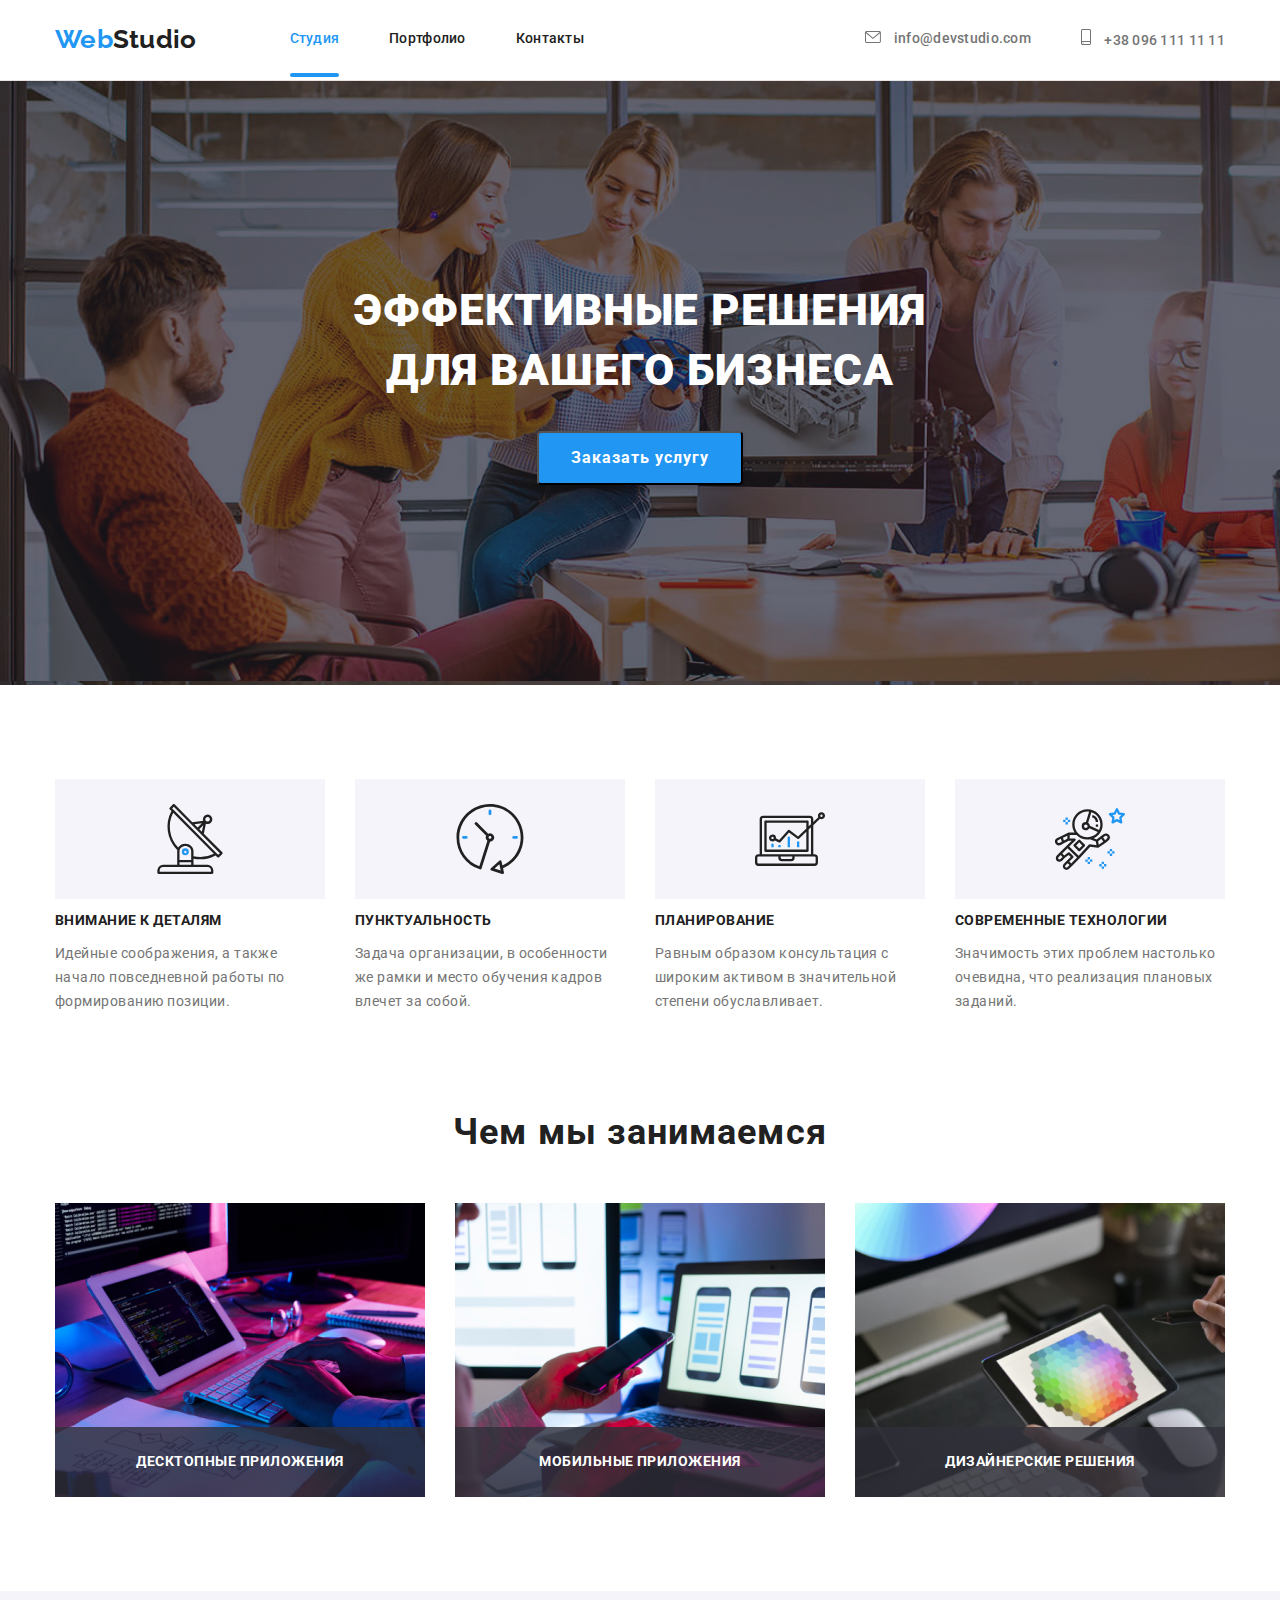
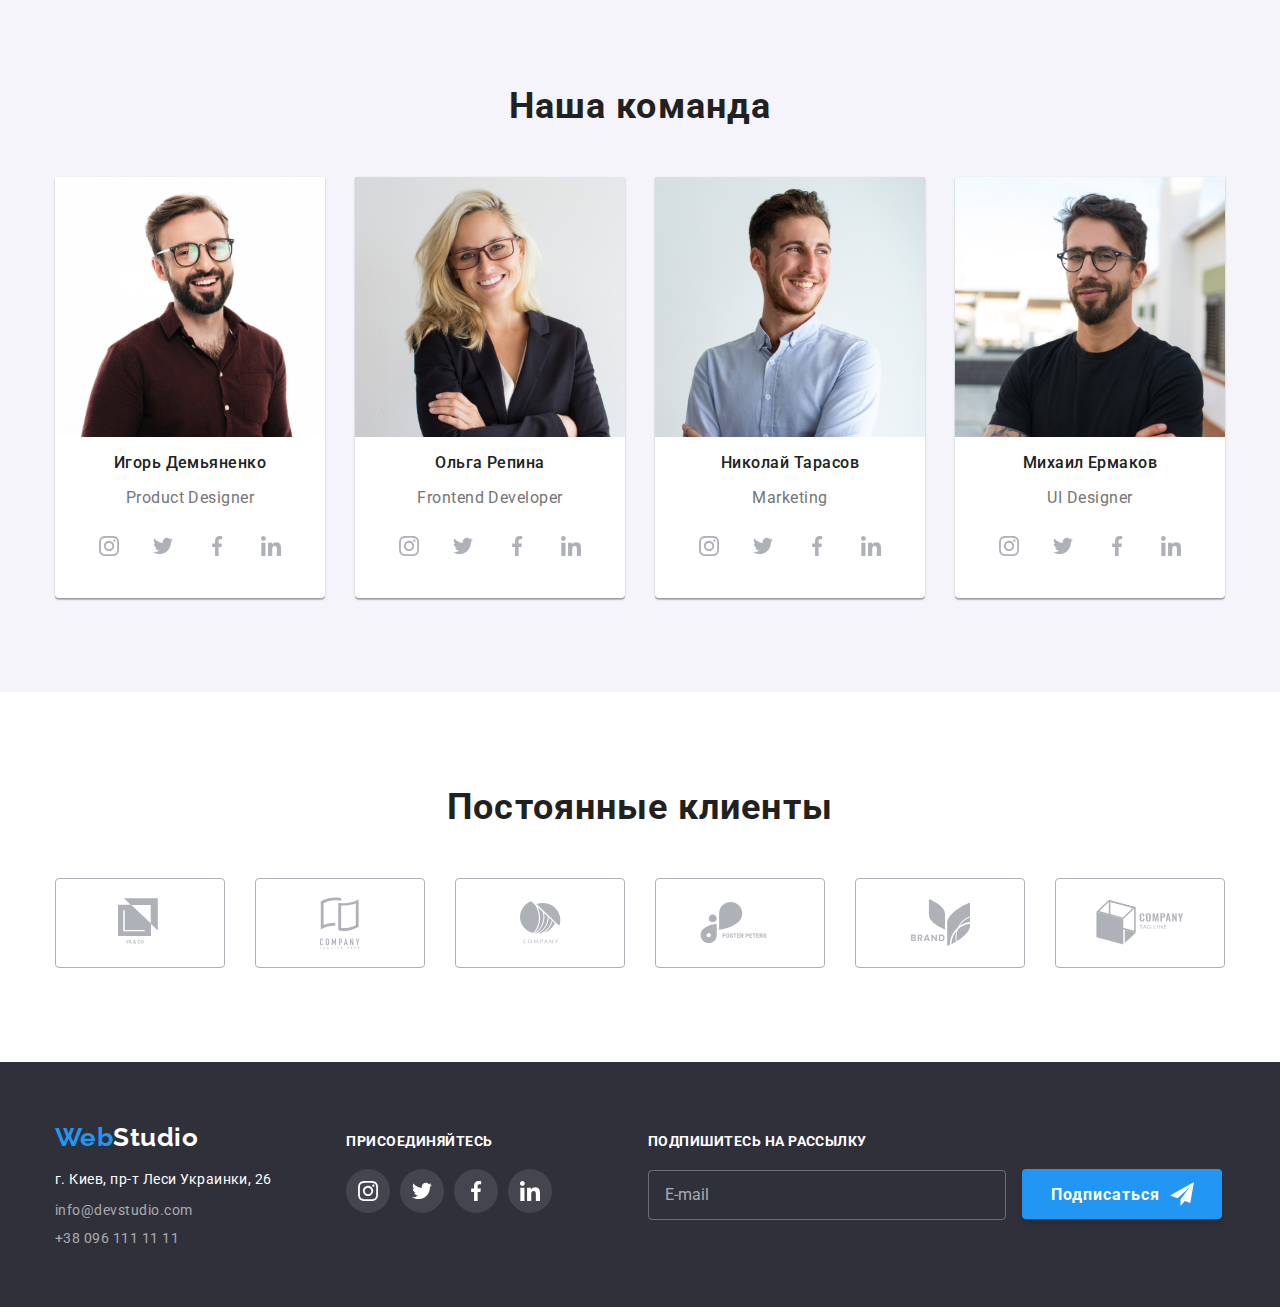
<file: index.html>
<!DOCTYPE html>
<html lang="ru">
<head>
    <meta charset="UTF-8">
    <meta name="viewport" content="width=device-width, initial-scale=1.0">
    <title>Document</title>
    <link rel="preconnect" href="https://fonts.gstatic.com">
    <link
        href="https://fonts.googleapis.com/css2?family=Raleway:wght@400;500;700&family=Roboto:wght@400;500;700;900&display=swap"
        rel="stylesheet"
    />
    <link rel="stylesheet" href="./css/modern-normalize.css">
    <link rel="stylesheet" href="./css/style.css">
</head>
<body class="page">
    <!--Шапка-->
    <header class="page-header">
        <div class="container">
            <nav class="navigation link">
                <a href="./index.html" class="logo" lang="en"> <span class="logo-web ">Web</span>Studio</a>
                <ul class="list link">
                    <li class="link-item">
                        <a href="./index.html" class="link underscore current">Студия</a>
                        
                    </li>
                    <li class="link-item">
                        <a href="./html/portfolio.html" class="link ">Портфолио</a>
                        
                    </li>
                    <li class="link-item">
                        <a href="" class="link ">Контакты</a>
                       
                    </li>
                </ul>
            </nav>
            <ul class="list link">
                <li class="link-item">
                   
                   <a href="mailto:info@devstudio.com" class="link-contacts icon-envelope">
                        <svg width="16" height="12" fill="currentColor">
                            <use class="icon-link" href="./images/icons.svg#envelope"></use>
                        </svg>
                        info@devstudio.com
                    </a>
                </li>
                <li class="link-item">
                   
                    <a href="tell:+380961111111" class="link-contacts icon-smartphone">
                        <svg width="10" height="16" fill="currentColor">
                            <use href="./images/icons.svg#smartphone"></use>
                        </svg>
                        +38 096 111 11 11
                    </a>
                </li>
            </ul>
        </div>
    </header>
    <!--main-->
    <main class="page-main">
        <!--раздел услуг-->
        <section class="hero">
            <div class="container">
                <h1 class="hero-title">Эффективные решения <br> для вашего бизнеса</h1>
                <button type="button" class="button-primery button-cursor" data-open-modal> Заказать услугу</button>
            </div>
        </section>
        <!--Раздел качеств-->
        <section class="section-quality">
            <div class="container">
                <!-- <h2 class="section-title">Положительные качества </h2> -->
                    <ul class="site-title">
                        <li class="list-quality ">
                          
                            <h3 class="title">Внимание к деталям</h3>
                            <p class="features-text">Идейные соображения, а также начало повседневной работы по формированию позиции.</p>
                        </li>
                        <li class="list-quality">
                            
                            <h3 class="title">Пунктуальность</h3>
                            <p class="features-text">Задача организации, в особенности же рамки и место обучения кадров влечет за собой.</p>
                        </li>
                        <li class="list-quality">
                            
                            <h3 class="title">Планирование</h3>
                            <p class="features-text">Равным образом консультация с широким активом в значительной степени обуславливает.</p>
                        </li>
                        <li class="list-quality">
                            
                            <h3 class="title">Современные технологии</h3>
                            <p class="features-text">Значимость этих проблем настолько очевидна, что реализация плановых заданий.</p>
                        </li>
                    </ul>
                
            </div>
        </section>

        <section class="section-working">
            <div class="container">
                
                    <h2 class="section-title">Чем мы занимаемся</h2>
                    <ul class="site-title">
                        <li class="list-img">
                            <a href="" class="position-link">
                                <img src="./images/програмирование.jpg" alt="програмирование" width="370" />
                                <div class="position-div">
                                    <p class="list-position">Десктопные приложения</p>
                                </div>
                            </a>
                        </li>
                        <li class="list-img">
                            <a href="" class="position-link">
                                <img src="./images/приложения.jpg" alt="приложения" width="370" />
                                <div class="position-div">
                                    <p class="list-position">Мобильные приложения</p>
                                </div>
                            </a>
                        </li>
                        <li class="list-img">
                            <a href="" class="position-link">
                                <img src="./images/цветовая-гамма.jpg" alt="цветовая-гамма" width="370" />
                                <div class="position-div">
                                    <p class="list-position">Дизайнерские решения</p>
                                </div>
                            </a>
                        </li>
                    </ul>
               
            </div>
        </section>
        <!--Раздел команда-->
        <section class="section-team">
            <div class="container">
                    <h2 class="section-title">Наша команда</h2>
                    <ul  class="site-title">
                        <li class="list-img">
                            <img src="./images/игорь-демьяненко.jpg" alt="фото-игорь-демьяненко" width="270" />
                            <h3 class="name-title">Игорь Демьяненко</h3>
                            <p class="name-text">Product Designer</p>
                            <div class="div-icons">
                                <ul class="list social-icons">
                                    <li class="social-icons-iteam">
                                        <a href="" class="social-icons-link" target="_blank" rel="noopener noreferrer">
                                            <svg class="icon">
                                                <use href="./images/icons.svg#instagram"></use>
                                            </svg>
                                        </a>
                                    </li>
                                    <li class="social-icons-iteam">
                                        <a href="" class="social-icons-link" target="_blank" rel="noopener noreferrer">
                                        <svg class="icon">
                                            <use href="./images/icons.svg#twitter"></use>
                                        </svg>
                                        </a>
                                    </li>
                                    <li class="social-icons-iteam">
                                        <a href="" class="social-icons-link" target="_blank" rel="noopener noreferrer">
                                        <svg class="icon">
                                            <use href="./images/icons.svg#facebook"></use>
                                        </svg>
                                        </a>
                                    </li>
                                    <li class="social-icons-iteam">
                                        <a href="" class="social-icons-link" target="_blank" rel="noopener noreferrer">
                                        <svg class="icon">
                                            <use href="./images/icons.svg#linkedin"></use>
                                        </svg>
                                        </a>
                                    </li>
                                </ul>
                            </div>

                        </li>
                        <li class="list-img">
                            <img src="./images/ольга-репина.jpg" alt="фото-ольга-репина" width="270" />
                            <h3 class="name-title">Ольга Репина</h3>
                            <p class="name-text">Frontend Developer</p>
                            <div class="div-icons">
                                <ul class="list social-icons">
                                    <li class="social-icons-iteam">
                                        <a href="" class="social-icons-link" target="_blank" rel="noopener noreferrer">
                                            <svg class="icon">
                                                <use href="./images/icons.svg#instagram"></use>
                                            </svg>
                                        </a>
                                    </li>
                                    <li class="social-icons-iteam">
                                        <a href="" class="social-icons-link" target="_blank" rel="noopener noreferrer">
                                            <svg class="icon">
                                                <use href="./images/icons.svg#twitter"></use>
                                            </svg>
                                        </a>
                                    </li>
                                    <li class="social-icons-iteam">
                                        <a href="" class="social-icons-link" target="_blank" rel="noopener noreferrer">
                                            <svg class="icon">
                                                <use href="./images/icons.svg#facebook"></use>
                                            </svg>
                                        </a>
                                    </li>
                                    <li class="social-icons-iteam">
                                        <a href="" class="social-icons-link" target="_blank" rel="noopener noreferrer">
                                            <svg class="icon">
                                                <use href="./images/icons.svg#linkedin"></use>
                                            </svg>
                                        </a>
                                    </li>
                                </ul>
                            </div>
                        </li>
                        <li class="list-img">
                            <img src="./images/николай-тарасов.jpg" alt="фото-николай-тарасов" width="270" />
                            <h3 class="name-title">Николай Тарасов</h3>
                            <p class="name-text">Marketing</p>
                            <div class="div-icons">
                                <ul class="list social-icons">
                                    <li class="social-icons-iteam">
                                        <a href="" class="social-icons-link" target="_blank" rel="noopener noreferrer">
                                            <svg class="icon">
                                                <use href="./images/icons.svg#instagram"></use>
                                            </svg>
                                        </a>
                                    </li>
                                    <li class="social-icons-iteam">
                                        <a href="" class="social-icons-link" target="_blank" rel="noopener noreferrer">
                                            <svg class="icon">
                                                <use href="./images/icons.svg#twitter"></use>
                                            </svg>
                                        </a>
                                    </li>
                                    <li class="social-icons-iteam">
                                        <a href="" class="social-icons-link" target="_blank" rel="noopener noreferrer">
                                            <svg class="icon">
                                                <use href="./images/icons.svg#facebook"></use>
                                            </svg>
                                        </a>
                                    </li>
                                    <li class="social-icons-iteam">
                                        <a href="" class="social-icons-link" target="_blank" rel="noopener noreferrer">
                                            <svg class="icon">
                                                <use href="./images/icons.svg#linkedin"></use>
                                            </svg>
                                        </a>
                                    </li>
                                </ul>
                            </div>
                        </li>
                        <li class="list-img">
                            <img src="./images/михаил-ермаков.jpg" alt="фото-михаил-ермаков" width="270" />
                            <h3 class="name-title">Михаил Ермаков</h3>
                            <p class="name-text">UI Designer</p>
                            <div class="div-icons">
                                <ul class="list social-icons">
                                    <li class="social-icons-iteam">
                                        <a href="" class="social-icons-link" target="_blank" rel="noopener noreferrer">
                                            <svg class="icon">
                                                <use href="./images/icons.svg#instagram"></use>
                                            </svg>
                                        </a>
                                    </li>
                                    <li class="social-icons-iteam">
                                        <a href="" class="social-icons-link" target="_blank" rel="noopener noreferrer">
                                            <svg class="icon">
                                                <use href="./images/icons.svg#twitter"></use>
                                            </svg>
                                        </a>
                                    </li>
                                    <li class="social-icons-iteam">
                                        <a href="" class="social-icons-link" target="_blank" rel="noopener noreferrer">
                                            <svg class="icon">
                                                <use href="./images/icons.svg#facebook"></use>
                                            </svg>
                                        </a>
                                    </li>
                                    <li class="social-icons-iteam">
                                        <a href="" class="social-icons-link" target="_blank" rel="noopener noreferrer">
                                            <svg class="icon">
                                                <use href="./images/icons.svg#linkedin"></use>
                                            </svg>
                                        </a>
                                    </li>
                                </ul>
                            </div>
                        </li>
                    </ul>
                 </div>
        </section>
        <!-- секция постоянные клиенты -->
        <section class="section-clients">
            <div class="container">
                 <h2 class="section-title">Постоянные клиенты</h2>
                <div class="">
                   <ul class="site-title ">
                       <li class="list-clients">
                           <a href="" class="clients-section-link" target="_blank" rel="noopener noreferrer">
                               <svg class="icon" width="44px" height="49px">
                                   <use href="./images/icons.svg#logo-1"></use>
                               </svg>
                           </a>
                       </li>
                       <li class="list-clients">
                           <a href="" class="clients-section-link" target="_blank" rel="noopener noreferrer">
                               <svg class="icon" width="40px" height="52px">
                                   <use href="./images/icons.svg#logo-2"></use>
                               </svg>
                           </a>
                       </li>
                       <li class="list-clients">
                           <a href="" class="clients-section-link" target="_blank" rel="noopener noreferrer">
                               <svg class="icon" width="41px" height="43px">
                                   <use href="./images/icons.svg#logo-3"></use>
                               </svg>
                           </a>
                       </li>
                       <li class="list-clients">
                           <a href="" class="clients-section-link" target="_blank" rel="noopener noreferrer">
                               <svg class="icon" width="80px" height="42px">
                                   <use href="./images/icons.svg#logo-4"></use>
                               </svg>
                           </a>
                       </li>
                       <li class="list-clients">
                           <a href="" class="clients-section-link" target="_blank" rel="noopener noreferrer">
                               <svg class="icon" width="59px" height="47px">
                                   <use href="./images/icons.svg#logo-5"></use>
                               </svg>
                           </a>
                       </li>
                       <li class="list-clients">
                           <a href="" class="clients-section-link" target="_blank" rel="noopener noreferrer">
                               <svg class="icon" width="88px" height="45px">
                                   <use href="./images/icons.svg#logo-6"></use>
                               </svg>
                           </a>
                       </li>
                   </ul>
                    
                </div>
            </div>
        </section>
    </main>
    <!--Подвал-->
    <footer class="page-footer">
        <div class="container">
            <div class="card-footer div-address">
                <a href="./index.html" class="logo link-footer" lang="en"> <span class="logo-web ">Web</span>Studio</a>
                <address class="address">
                <ul  class="site-footer">
                        <li class="list-footer"><a href="https://goo.gl/maps/cqF2YYgnsSgprehL9" target="_blank" rel="noreferrer noopener" class="text-address">г. Киев, пр-т Леси Украинки, 26</a></li>
                        <li class="list-footer"><a href="mailto:info@devstudio.com" class="link-contacts">info@devstudio.com</a> </li>
                        <li class="list-footer"><a href="teii:+380961111111" class="link-contacts">+38 096 111 11 11</a> </li>
                    </ul>
                </address>
            </div>
            <div class="card-footer div-icons">
                <h3 class="title">присоединяйтесь</h3>
                <ul class="list social-icons">
                    <li class="social-icons-iteam">
                        <a href="" class="social-icons-link" target="_blank" rel="noopener noreferrer">
                            <svg class="icon">
                                <use href="./images/icons.svg#instagram"></use>
                            </svg>
                        </a>
                    </li>
                    <li class="social-icons-iteam">
                        <a href="" class="social-icons-link" target="_blank" rel="noopener noreferrer">
                            <svg class="icon">
                                <use href="./images/icons.svg#twitter"></use>
                            </svg>
                        </a>
                    </li>
                    <li class="social-icons-iteam">
                        <a href="" class="social-icons-link" target="_blank" rel="noopener noreferrer">
                            <svg class="icon">
                                <use href="./images/icons.svg#facebook"></use>
                            </svg>
                        </a>
                    </li>
                    <li class="social-icons-iteam">
                        <a href="" class="social-icons-link" target="_blank" rel="noopener noreferrer">
                            <svg class="icon">
                                <use href="./images/icons.svg#linkedin"></use>
                            </svg>
                        </a>
                    </li>
                </ul>
            </div>
            <div class="card-footer div-mailling">
                <h3 class="title">подпишитесь на рассылку</h3>
                <form >
                    <input class="form-field" type="email" name="E-mail" placeholder="E-mail" required>
                    <button class="form-button" type="submit">
                        Подписаться
                        <svg class="icon" fill="#fff" width="24">
                            <use href="./images/icons.svg#fly"></use>
                        </svg>
                    </button>
                </form>
            </div>
        </div>

    </footer>
    <!-- модальное окно -->
    <div class="backdrop is-hidden" data-backdrop>
        <div class="modal">
            <button type="button" class="modal-button" data-close-modal>
                <svg class="icon-modal" >
                    <use href="./images/icons.svg#close"></use>
                </svg>
            </button>
            <p class="model-title">Оставьте свои данные, мы вам перезвоним</p>
            <form class="form"  autocomplete="off">
                    <label class="form-label">
                        <span>Имя</span> 
                        <input class="form-field-model" type="text" name="user-name" />
                        <svg class="icon-label">
                            <use href="./images/icons.svg#person"></use>
                        </svg>
                    </label>
               
                <label class="form-label">
                    <span>Телефон</span>
                    <input class="form-field-model" type="text" name="user-phone"/>
                    <svg class="icon-label">
                        <use href="./images/icons.svg#phone"></use>
                    </svg>
                </label>
                <label class="form-label">
                    <span>Почта</span>
                    <input class="form-field-model" type="email" name="user-mail" pattern="[A-Za-z]^[ 0-9]+$" required/>
                    <svg class="icon-label">
                        <use href="./images/icons.svg#letter"></use>
                    </svg>
                </label>
                <label class="form-label">
                    <span>Комментарий</span>
                    <textarea class="form-field-model form-text" name="user-coment" rows="7" placeholder="Введите текст" required></textarea>
                </label>
                <label class="form-label-check">
                    <input class="form-field-check" type="checkbox" name="user-agree" value="agree" required/>
                    <span class="icon-check"></span>
                    <span class="agree-text">
                        Соглашаюсь с рассылкой и принимаю
                        <a href="" class="">Условия договора</a>
                    </span>
                   
                </label>
                <button 
                    class="button-modal" 
                    type="submit" 
                    disabled>
                    Отправить
                </button>
            </form>
        </div>

        <script src="./js/modal.js"></script>        
    </div>
</body>
</html>
</file>
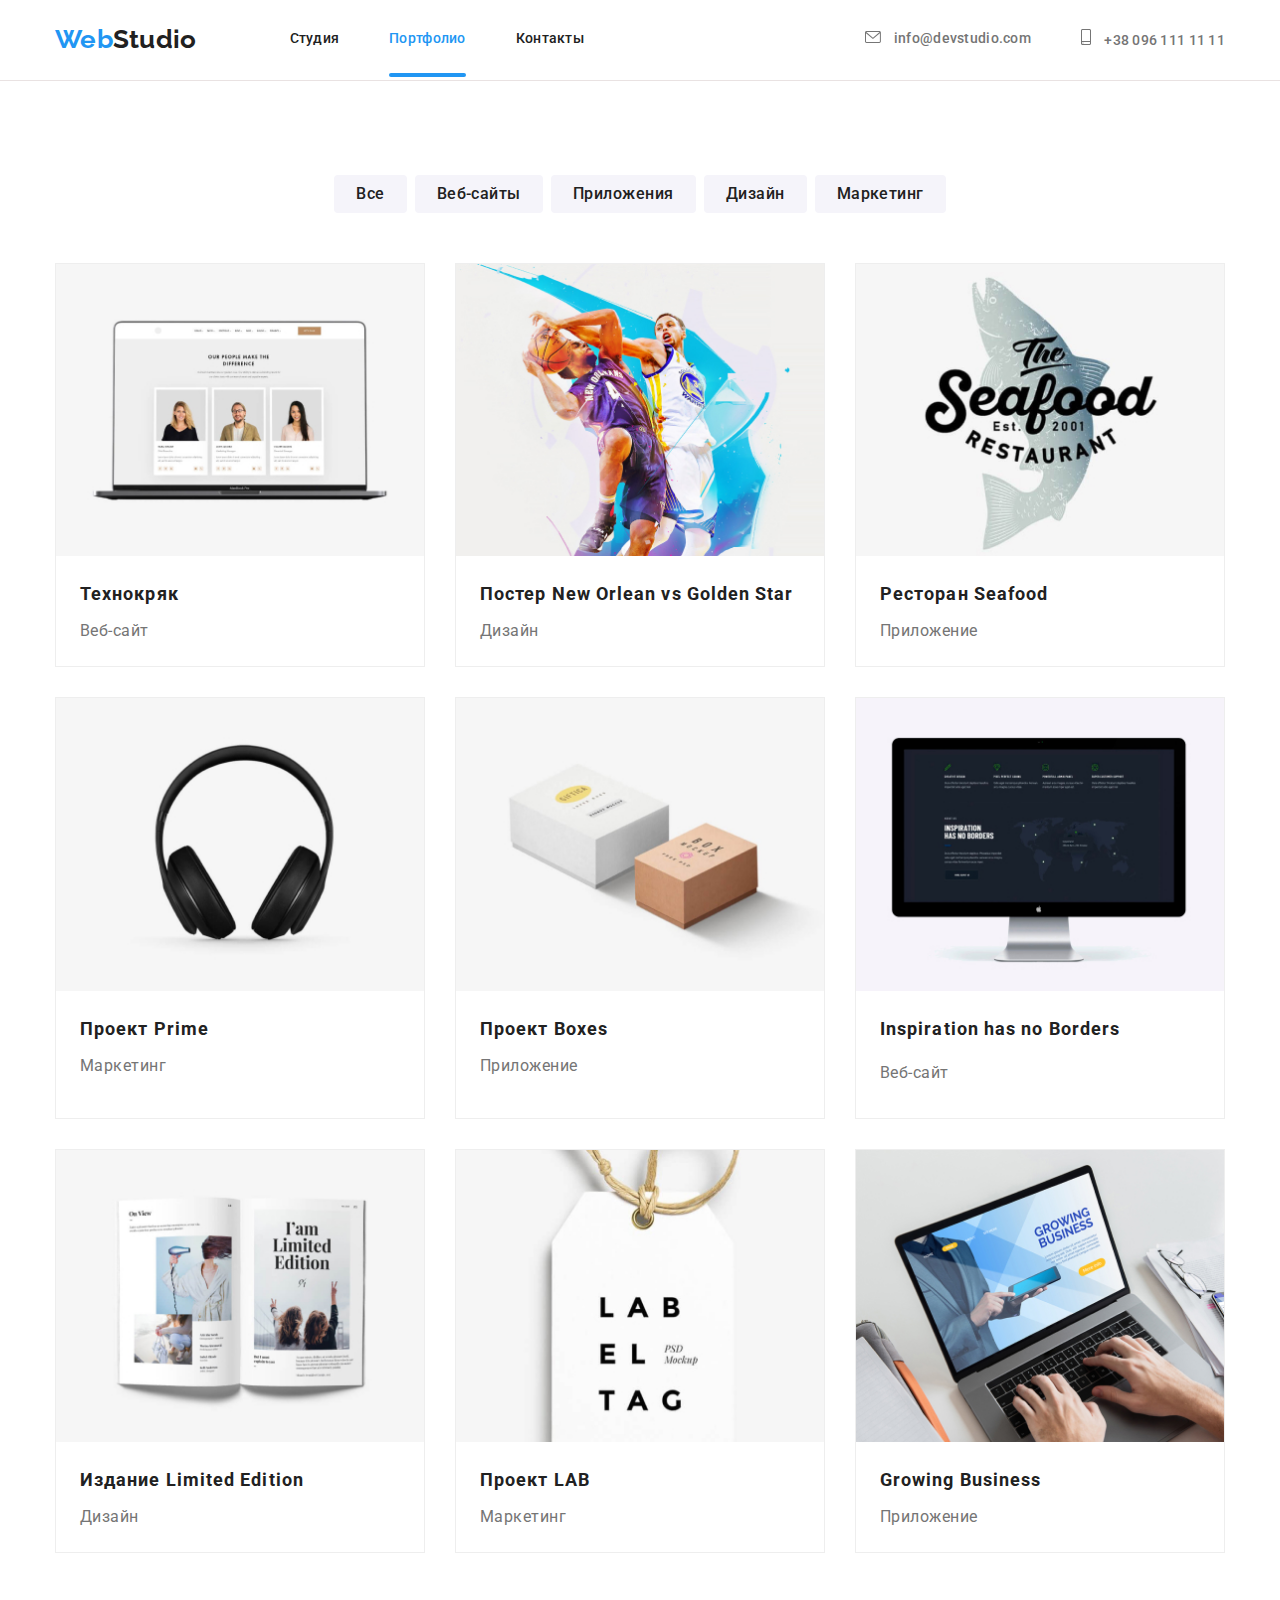
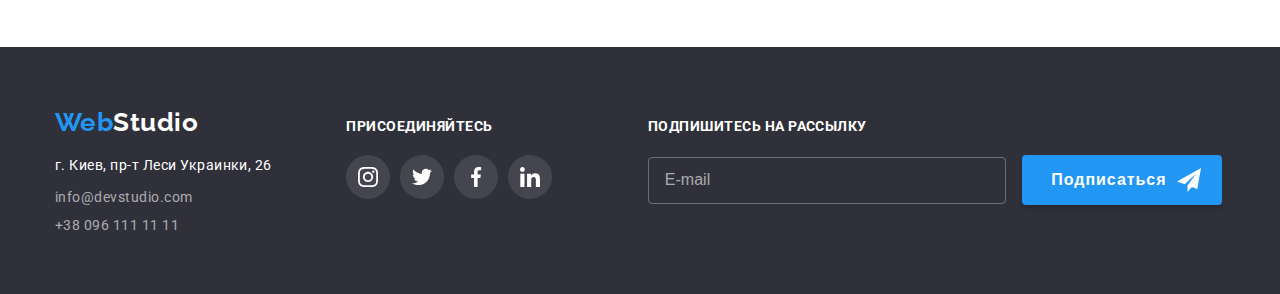
<file: html/portfolio.html>
<!DOCTYPE html>
<html lang="en">
<head>
    <meta charset="UTF-8">
    <meta http-equiv="X-UA-Compatible" content="IE=edge">
    <meta name="viewport" content="width=device-width, initial-scale=1.0">
    <title>Portfolio</title>
    <link rel="preconnect" href="https://fonts.gstatic.com">
    <link
        href="https://fonts.googleapis.com/css2?family=Raleway:wght@400;500;700&family=Roboto:wght@400;500;700;900&display=swap"
        rel="stylesheet" />
    <link rel="stylesheet" href="../css/style.css">
</head>
<body class="page">
    <!--Шапка-->
    <header class="page-header">
        <div class="container">
            <nav class="navigation link">
                <a href="../" class="logo" lang="en"> <span class="logo-web ">Web</span>Studio</a>
                
                <ul class="site-nav link">
                    <li class="link-item"> <a href="../index.html" class="link ">Студия</a></li>
                    <li class="link-item"><a href="./portfolio.html" class="link underscore current">Портфолио</a></li>
                    <li class="link-item"><a href="" class="link ">Контакты</a></li>
                </ul>
            </nav>
            <ul class="list link">
                <li class="link-item">
            
                    <a href="mailto:info@devstudio.com" class="link-contacts icon-envelope">
                        <svg width="16" height="12" fill="currentColor">
                            <use class="icon-link" href="../images/icons.svg#envelope"></use>
                        </svg>
                        info@devstudio.com
                    </a>
                </li>
                <li class="link-item">
            
                    <a href="tell:+380961111111" class="link-contacts icon-smartphone">
                        <svg width="10" height="16" fill="currentColor">
                            <use href="../images/icons.svg#smartphone"></use>
                        </svg>
                        +38 096 111 11 11
                    </a>
                </li>
            </ul>
        </div>
    </header>
    <!--Главная часть-->
    <main class="page-main">
        <section class="section-main">
            <div class="container">
                <div class="container-button">
                    <!-- <h1 class="hero-title">Портфолио</h1> -->
                    <ul class="site-nav link">
                        <li class="list-button"><button type="button" class="filter-button button-cursor">Все</button></li>
                        <li class="list-button"><button type="button" class="filter-button button-cursor">Веб-сайты</button></li>
                        <li class="list-button"><button type="button" class="filter-button button-cursor">Приложения</button></li>
                        <li class="list-button"><button type="button" class="filter-button button-cursor">Дизайн</button></li>
                        <li class="list-button"><button type="button" class="filter-button button-cursor">Маркетинг</button></li>
                    </ul>
                </div>
                <div class="container-list">
                    <ul class="list">
                        <li class="list-portfolio">
                            <a href="" class="link-portfolio">
                                <div class="submenu">
                                    <img src="../images/imgportfolio/tehnokrak.jpg" alt="компьютер с работниками"  >
                                    <p class="submenu-text">Технокряк это современная площадка распространения коронавируса. Компании используют эту платформу для цифрового
                                    шпионажа и атак на защищённые сервера конкурентов.</p>
                                </div>
                                
                                <div class="container-portfolio">
                                    <h2 class="title-portfolio">Технокряк</h2>
                                    <p class="examples-works">Веб-сайт</p>
                                </div>
                            </a>
                        </li>
                        <li class="list-portfolio">
                            <a href="" class="link-portfolio">
                                <div class="submenu">
                                    <img src="../images/imgportfolio/new-orlean.jpg" alt="логотип команды">
                                    <p class="submenu-text">Технокряк это современная площадка распространения коронавируса. Компании используют эту
                                    платформу для цифрового шпионажа и атак на защищённые сервера конкурентов.</p>
                                </div>
                                <div class="container-portfolio"> 
                                    <h2 class="title-portfolio">Постер New Orlean vs Golden Star</h2>
                                    <p class="examples-works">Дизайн</p>
                                    
                                </div>
                            </a>
                        </li>
                        <li class="list-portfolio">
                            <a href="" class="link-portfolio">
                                <div class="submenu">
                                    <img src="../images/imgportfolio/seafood.jpg" alt="ресторан seafood">
                                    <p class="submenu-text">Технокряк это современная площадка распространения коронавируса. Компании используют эту
                                    платформу для цифрового шпионажа и атак на защищённые сервера конкурентов.</p>
                                </div>
                                <div class="container-portfolio">
                                    <h2 class="title-portfolio">Ресторан Seafood</h2>
                                    <p  class="examples-works">Приложение</p>
                                    
                                </div>
                            </a>
                        </li>
                        <li class="list-portfolio">
                            <a href="" class="link-portfolio">
                                <div class="submenu">
                                    <img src="../images/imgportfolio/projekt-prime.jpg" alt="наушники">
                                    <p class="submenu-text">Технокряк это современная площадка распространения коронавируса. Компании используют эту
                                        платформу для цифрового
                                        шпионажа и атак на защищённые сервера конкурентов.</p>
                                </div>
                                
                                <div class="container-portfolio">
                                    <h2 class="title-portfolio">Проект Prime</h2>
                                    <p  class="examples-works">Маркетинг</p>
                                    
                                </div>
                            </a>    
                        </li>
                        <li class="list-portfolio">
                            <a href="" class="link-portfolio">
                                <div class="submenu">
                                    <img src="../images/imgportfolio/boxes.jpg" alt="boxes">
                                    <p class="submenu-text">Технокряк это современная площадка распространения коронавируса. Компании используют эту
                                        платформу для цифрового
                                        шпионажа и атак на защищённые сервера конкурентов.</p>
                                </div>
                                
                                <div class="container-portfolio">
                                    <h2 class="title-portfolio">Проект Boxes</h2>
                                    <p class="examples-works">Приложение</p>
                                    
                                </div>
                            </a>
                        </li>
                        <li class="list-portfolio">
                            <a href="" class="link-portfolio">
                                <div class="submenu">
                                    <img src="../images/imgportfolio/Inspiration-has-no-Borders.jpg" alt="компьютер">
                                    <p class="submenu-text">Технокряк это современная площадка распространения коронавируса. Компании используют эту
                                        платформу для цифрового
                                        шпионажа и атак на защищённые сервера конкурентов.</p>
                                </div>
                                
                                <div class="container-portfolio">
                                    <h2 class="title-portfolio">Inspiration has no Borders</h2>
                                    <p class="examples-workst">Веб-сайт</p>
                                    
                                </div>
                            </a>
                        </li>
                        <li class="list-portfolio">
                            <a href="" class="link-portfolio">
                                <div class="submenu">
                                    <img src="../images/imgportfolio/Limited-Edition.jpg" alt="книги">
                                    <p class="submenu-text">Технокряк это современная площадка распространения коронавируса. Компании используют эту
                                        платформу для цифрового
                                        шпионажа и атак на защищённые сервера конкурентов.</p>
                                </div>
                                
                                <div class="container-portfolio">
                                    <h2 class="title-portfolio">Издание Limited Edition</h2>
                                    <p class="examples-works">Дизайн</p>
                                    
                                </div>
                            </a>
                        </li>
                        <li class="list-portfolio">
                            <a href="" class="link-portfolio">
                                <div class="submenu">
                                    <img src="../images/imgportfolio/lab.jpg" alt="ярлык">
                                    <p class="submenu-text">Технокряк это современная площадка распространения коронавируса. Компании используют эту
                                        платформу для цифрового
                                        шпионажа и атак на защищённые сервера конкурентов.</p>
                                </div>
                                
                                <div class="container-portfolio">
                                    <h2 class="title-portfolio">Проект LAB</h2>
                                    <p class="examples-works">Маркетинг</p>
                                    
                                </div>
                            </a>
                        </li>
                        <li class="list-portfolio">
                            <a href="" class="link-portfolio">
                                <div class="submenu">
                                    <img src="../images/imgportfolio/growing-buisness.jpg" alt="компьютер">
                                    <p class="submenu-text">Технокряк это современная площадка распространения коронавируса. Компании используют эту
                                        платформу для цифрового
                                        шпионажа и атак на защищённые сервера конкурентов.</p>
                                </div>
                                
                                <div class="container-portfolio">
                                    <h2 class="title-portfolio">Growing Business</h2>
                                    <p class="examples-works">Приложение</p>
                                    
                                </div>
                            </a>
                        </li>
                    </ul>
                </div>
            </div>
        </section>
    </main>
    <!--Подвал-->
    <footer class="page-footer">
        <div class="container">
            <div class="card-footer div-address">
                <a href="./index.html" class="logo link-footer" lang="en"> <span class="logo-web ">Web</span>Studio</a>
                <address class="address">
                    <ul class="site-footer">
                        <li class="list-footer"><a href="https://goo.gl/maps/cqF2YYgnsSgprehL9" target="_blank"
                                rel="noreferrer noopener" class="text-address">г. Киев, пр-т Леси Украинки, 26</a></li>
                        <li class="list-footer"><a href="mailto:info@devstudio.com"
                                class="link-contacts">info@devstudio.com</a> </li>
                        <li class="list-footer"><a href="teii:+380961111111" class="link-contacts">+38 096 111 11 11</a>
                        </li>
                    </ul>
                </address>
            </div>
            <div class="card-footer div-icons">
                <h3 class="title">присоединяйтесь</h3>
                <ul class="list social-icons">
                    <li class="social-icons-iteam">
                        <a href="" class="social-icons-link" target="_blank" rel="noopener noreferrer">
                            <svg class="icon">
                                <use href="../images/icons.svg#instagram"></use>
                            </svg>
                        </a>
                    </li>
                    <li class="social-icons-iteam">
                        <a href="" class="social-icons-link" target="_blank" rel="noopener noreferrer">
                            <svg class="icon">
                                <use href="../images/icons.svg#twitter"></use>
                            </svg>
                        </a>
                    </li>
                    <li class="social-icons-iteam">
                        <a href="" class="social-icons-link" target="_blank" rel="noopener noreferrer">
                            <svg class="icon">
                                <use href="../images/icons.svg#facebook"></use>
                            </svg>
                        </a>
                    </li>
                    <li class="social-icons-iteam">
                        <a href="" class="social-icons-link" target="_blank" rel="noopener noreferrer">
                            <svg class="icon">
                                <use href="../images/icons.svg#linkedin"></use>
                            </svg>
                        </a>
                    </li>
                </ul>
            </div>
            <div class="card-footer div-mailling">
                <h3 class="title">подпишитесь на рассылку</h3>
                <form>
                    <input class="form-field" type="email" name="E-mail" placeholder="E-mail" required>
                    <button class="form-button" type="submit">
                        Подписаться
                        <svg class="icon" fill="#fff" width="24">
                            <use href="../images/icons.svg#fly"></use>
                        </svg>
                    </button>
                </form>
            </div>
        </div>
    </footer>
</body>
</html>
</file>
<file: css/style.css>
:root {
  --primery-text-color: #757575;
  --title-text-color: #212121;
  --button-text-color: #212121;
  --button-text-color-hover-focus: #ffffff;
  --button-background-color: #f5f4fa;
  --hero-footer-background-color: #2f303a;
  --link-text-kontacts: #757575;
  --link-text-site-nav: #212121;
  --accent-text-color: #2196f3;
  --tekst-kontacts-footer: rgba(255, 255, 255, 0.6);
}
/* основные настройки страницы*/
html {
  box-sizing: border-box;
}

*,
*::before,
*::after {
  box-sizing: inherit;
}

body {
  color: var(--primery-text-color);
  background: #ffffff;
  font-family: Roboto, sans-serif;
  letter-spacing: 0.03em;
  margin: 0;
}
img {
  display: block;
}
/* контейнер */
.container {
  width: 1200px;
  padding-right: 15px;
  padding-left: 15px;
  margin-left: auto;
  margin-right: auto;
}
.page-header .navigation {
  display: flex;
  align-items: center;
  margin-right: auto;
}
.page-header .container {
  display: flex;
  align-items: center;
  justify-content: flex-end;
}

/* логотип */
.logo {
  color: #212121;
  font-family: Raleway;
  font-style: normal;
  font-weight: bold;
  font-size: 26px;
  line-height: 1.19;
  text-decoration: none;
}
.page-header {
  border-bottom: 1px solid #e9e2e2;
  padding-top: 24px;
  padding-bottom: 25px;
}
.page-header .logo {
  margin-right: 93px;
}
.logo-web {
  color: var(--accent-text-color);
}

/* навигация по сайту */
.link-item svg {
  /* margin: 0; */
  margin-right: 10px;
  cursor: pointer;
}

.link {
  position: relative;
  text-decoration: none;
  font-weight: 500;
  font-size: 14px;
  line-height: 1.14;
  letter-spacing: 0.02em;
  color: var(--link-text-site-nav);
  list-style-type: none;
  padding-left: 0;
  margin-top: 0;
  margin-bottom: 0;
  align-items: center;
  transition: color 250ms cubic-bezier(0.4, 0, 0.2, 1);
}
.link-item {
  display: block;
}

/* подчеркивание навигации */
.underscore {
  position: relative;
  padding-top: 25px;
  padding-bottom: 31px;
  font-weight: 500;
  line-height: 1.14;
  letter-spacing: 0.02em;
}
.underscore::after {
  position: absolute;
  content: '';
  display: block;
  left: 0;
  bottom: 0;
  width: 100%;
  height: 4px;
  background-color: #2196f3;
  border-radius: 2px;
}
.current {
  color: var(--accent-text-color);
}
/*  */
.link:hover,
.link:focus {
  color: var(--accent-text-color);
}
.link-item:not(:last-child) {
  margin-right: 50px;
}

/* навигация по контактам */
.link-contacts {
  text-decoration: none;
  color: var(--link-text-kontacts);
  transition: color 250ms cubic-bezier(0.4, 0, 0.2, 1);
}

.link-contacts:focus,
.link-contacts:hover {
  color: var(--accent-text-color);
}

/* главый заголовок */
.hero {
  background-color: var(--hero-footer-background-color);
  color: #ffffff;
  text-align: center;
  letter-spacing: 0.06em;
  text-transform: uppercase;
  padding-top: 200px;
  padding-bottom: 200px;
  background-image: linear-gradient(to right, rgba(47, 48, 58, 0.4), rgba(47, 48, 58, 0.4)), url(../images/Img-hero.png);
  max-width: 1600px;
  margin-right: auto;
  margin-left: auto;
}

.hero-title {
  font-style: normal;
  font-weight: 900;
  line-height: 1.36;
  font-size: 44px;
  margin-bottom: 30px;
  margin-top: 0;
}

/* кнопки */
.button-primery {
  font-family: Roboto;
  font-weight: bold;
  font-size: 16px;
  line-height: 1.87;
  cursor: pointer;
  align-items: center;
  text-align: center;
  letter-spacing: 0.06em;
  background: #2196f3;
  box-shadow: 0px 4px 4px rgba(0, 0, 0, 0.15);
  border-radius: 4px;
  color: #ffffff;
  padding: 10px 32px;
}
.button-cursor {
  cursor: pointer;
}
.filter-button {
  background: var(--button-background-color);
  border-radius: 4px;
  font-family: Roboto;
  font-weight: 500;
  font-size: 16px;
  line-height: 1.62;
  letter-spacing: 0.03em;
  color: #212121;
  border: none;
  padding: 6px 22px;

  transition-property: color, background-color, border, box-shadow;
  transition-duration: 250ms;
  transition-timing-function: cubic-bezier(0.4, 0, 0.2, 1);
}

.filter-button:focus,
.filter-button:hover {
  background-color: var(--accent-text-color);
  color: var(--button-text-color-hover-focus);
  box-sizing: border-box;
  box-shadow: 0px 1px 1px rgba(0, 0, 0, 0.12), 0px 4px 4px rgba(0, 0, 0, 0.06), 1px 4px 6px rgba(0, 0, 0, 0.16);
}

/* заголовки */
.title {
  font-weight: bold;
  font-size: 14px;
  line-height: 1.14;
  text-transform: uppercase;
  color: var(--title-text-color);
}
.site-title {
  list-style-type: none;
  display: flex;
  padding-left: 0;
  margin-top: 0;
  margin-bottom: 0;
}

.position-div {
  position: relative;
}
.list-position {
  content: '';
  display: flex;
  position: absolute;
  bottom: 0;
  left: 0;
  background-color: rgba(47, 48, 58, 0.8);
  width: 100%;
  height: 70px;
  margin: 0;
  display: block;
  margin: 0;
  font-weight: bold;
  font-size: 14px;
  line-height: 1.14;
  text-transform: uppercase;
  color: #ffffff;
  text-align: center;
  padding-top: 27px;
}

.section-quality {
  padding-top: 94px;
  padding-bottom: 94px;
}
.list-quality::before {
  display: flex;
  content: '';
  height: 120px;
  background-color: #f5f4fa;
  background-size: auto;
  background-repeat: no-repeat;
  background-position: center;
}
.list-quality:nth-child(1):before {
  background-image: url(../images/icons/antenna.svg);
}
.list-quality:nth-child(2):before {
  background-image: url(../images/icons/clock.svg);
}
.list-quality:nth-child(3):before {
  background-image: url(../images/icons/diagram.svg);
}
.list-quality:nth-child(4):before {
  background-image: url(../images/icons/astronaut.svg);
}

.list-quality {
  max-width: 270px;
}

.list-quality:not(:last-child),
.list-img:not(:last-child) {
  margin-right: 30px;
}

/* секция работы */
.section-working {
  margin-top: 0;
  margin-bottom: 0;
  padding-bottom: 94px;
}
.section-team {
  padding-top: 94px;
  padding-bottom: 94px;
}
.section-team .list-img {
  max-width: 370px;
  background-color: #ffffff;
  box-shadow: 0px 1px 3px rgba(0, 0, 0, 0.12), 0px 1px 1px rgba(0, 0, 0, 0.14), 0px 2px 1px rgba(0, 0, 0, 0.2);
  border-radius: 0px 0px 4px 4px;
}
.div-icons {
  padding-bottom: 30px;
}

/* обзацы */
.features-text {
  font-weight: normal;
  font-size: 14px;
  line-height: 1.71;
  margin-top: 10px;
  margin-bottom: 0;
  width: 270px;
  height: 75px;
}

/* заголовки h2 */
.section-title {
  font-weight: bold;
  font-size: 36px;
  line-height: 42px;
  letter-spacing: 0.03em;
  color: var(--title-text-color);
  margin-top: 0;
  margin-bottom: 50px;
  display: flex;
  justify-content: center;
}

/* Данные руководителей */
.section-team {
  background-color: #f5f4fa;
}
.name-title {
  font-weight: 500;
  font-size: 16px;
  line-height: 1.19;
  color: var(--title-text-color);
  display: flex;
  justify-content: center;
}
.name-text {
  font-weight: normal;
  font-size: 16px;
  line-height: 1.19;
  display: flex;
  justify-content: center;
}
.social-icons .icon {
  width: 20px;
  height: 20px;
  fill: #afb1b8;
  transition: fill 250ms cubic-bezier(0.4, 0, 0.2, 1);
}
.div-icons {
  display: flex;
  justify-content: center;
}
.social-icons-iteam + .social-icons-iteam {
  margin-left: 10px;
}
.section-team .social-icons-link {
  display: flex;
  justify-content: center;
  align-items: center;
  width: 44px;
  height: 44px;
  background: #ffffff;
  border-radius: 50%;

  transition-property: fill, background-color;
  transition-duration: 250ms;
  transition-timing-function: cubic-bezier(0.4, 0, 0.2, 1);
}

.social-icons-link:hover .icon,
.social-icons-link:focus .icon {
  fill: var(--button-text-color-hover-focus);
}
.social-icons-link:hover,
.social-icons-link:focus {
  background-color: var(--accent-text-color);
}
/* секция клиенты */
.section-clients {
  padding-top: 94px;
  padding-bottom: 94px;
}
.section-clients .section-title {
  margin-bottom: 50px;
}
.clients {
  display: inline-flex;
  flex-basis: calc(100% - 30px);
  flex-wrap: wrap;
}

.list-clients:not(:last-child) {
  margin-right: 30px;
}

/* постоянные клиенты */
.icon {
  fill: #afb1b8;
  margin: auto;
  transition: fill 250ms cubic-bezier(0.4, 0, 0.2, 1);
}

.clients-section-link {
  display: flex;
  width: 170px;
  height: 90px;
  cursor: pointer;
  border: 1px solid #afb1b8;
  box-sizing: border-box;
  border-radius: 4px;
  transition: border-color 250ms cubic-bezier(0.4, 0, 0.2, 1);
}
.clients-section-link:hover .icon,
.clients-section-link:focus .icon {
  fill: var(--accent-text-color);
}
.clients-section-link:hover,
.clients-section-link:focus {
  border-color: var(--accent-text-color);
}

/* секция портфолио */

.title-portfolio {
  font-style: normal;
  font-weight: bold;
  font-size: 18px;
  line-height: 2;
  letter-spacing: 0.06em;
  color: var(--title-text-color);
  max-width: 322px;
  margin: 0;
  margin-bottom: 4px;
}
.examples-works {
  font-weight: normal;
  font-size: 16px;
  line-height: 1.87;
  max-width: 322px;
  margin: 0;
}
.site-nav {
  display: flex;
  justify-content: center;
}
.list-button:not(:last-child) {
  margin-right: 8px;
}
.section-main {
  padding-top: 94px;
  padding-bottom: 94px;
}
.container-button {
  padding-bottom: 50px;
}
.list {
  display: flex;
  flex-wrap: wrap;
  margin-top: 0;
  padding-left: 0;
  list-style-type: none;
  margin-bottom: 0;
}

/* контейнер портфолио */
.container-portfolio {
  padding: 20px 24px;
}

.container-list img {
  display: block;
  max-width: 100%;
  height: auto;
}
.link-portfolio {
  text-decoration: none;
  color: inherit;
}
.list-portfolio {
  max-width: 370px;
  border: 1px solid #eeeeee;
  position: relative;

  transition-property: border, box-sizing, box-shadow;
  transition-duration: 250ms;
  transition-timing-function: cubic-bezier(0.4, 0, 0.2, 1);
}
.list-portfolio:nth-child(-n + 6) {
  margin-bottom: 30px;
}
.list-portfolio {
  margin-right: 30px;
}
.list-portfolio:nth-child(3n) {
  margin-right: 0;
}
.list-portfolio:hover,
.list-portfolio:focus {
  border: 1px solid #eeeeee;
  box-sizing: border-box;
  box-shadow: 0px 1px 1px rgba(0, 0, 0, 0.12), 0px 4px 4px rgba(0, 0, 0, 0.06), 1px 4px 6px rgba(0, 0, 0, 0.16);
  cursor: pointer;
}
/* оверлей */
.submenu {
  position: relative;
  overflow: hidden;
}
.submenu-text {
  position: absolute;
  margin: 0;
  left: 0;
  top: 0;
  padding: 63px 24px;
  transform: translateY(100%);
  transition: transform 250ms cubic-bezier(0.4, 0, 0.2, 1);
  font-size: 18px;
  line-height: 1.56;
  color: var(--button-text-color-hover-focus);
  background-color: rgba(33, 150, 243, 0.9);
}
.link-portfolio:hover .submenu-text,
.link-portfolio:focus .submenu-text {
  transform: translateY(0);
}

/* footer */
.page-footer {
  background-color: var(--hero-footer-background-color);
}
.link-footer {
  color: #ffffff;
  text-decoration: none;
}
.site-footer .link-contacts {
  color: rgba(255, 255, 255, 0.6);
  font-size: 14px;
  transition: color 250ms cubic-bezier(0.4, 0, 0.2, 1);
}
.site-footer .link-contacts:hover,
.site-footer .link-contacts:active {
  color: var(--accent-text-color);
}

.page-footer {
  margin-top: 0;
  margin-left: 0;
  margin-bottom: 0;
  padding-top: 60px;
  padding-bottom: 60px;
}

.site-footer {
  list-style-type: none;
  font-weight: normal;
  font-style: normal;
  padding-left: 0;
  margin-bottom: 0;
}
.list-footer:not(:last-child) {
  padding-bottom: 9px;
}
.text-address {
  font-size: 14px;
  line-height: 1.71;
  color: #ffffff;
  text-decoration: none;
  transition: color 250ms cubic-bezier(0.4, 0, 0.2, 1);
}
.text-address:focus,
.text-address:hover {
  color: var(--accent-text-color);
}
.card-footer {
  display: inline-table;
}
.page-footer .div-icons {
  margin-left: 70px;
  min-width: 206px;
  height: 80px;
}
.page-footer h3 {
  color: #ffffff;
  padding-top: 0;
  padding-bottom: 20px;
  margin: 0;
}

.page-footer .social-icons-link {
  display: flex;
  justify-content: center;
  align-items: center;
  width: 44px;
  height: 44px;
  background: rgba(255, 255, 255, 0.1);
  border-radius: 50%;
  transition: background-color 250ms cubic-bezier(0.4, 0, 0.2, 1);
}
.page-footer .icon {
  width: 20px;
  height: 20px;
  fill: var(--button-text-color-hover-focus);
}
.social-icons-link:hover,
.social-icons-link:focus {
  background-color: var(--accent-text-color);
}

/* див подписаться */
.div-mailling {
  margin-left: 91px;
}
.form-field {
  background-color: transparent;
  min-width: 358px;
  padding-top: 15px;
  padding-bottom: 15px;
  padding-left: 16px;
  border: 1px solid rgba(255, 255, 255, 0.3);
  border-radius: 4px;
  margin-right: 12px;
  color: #fff;
  transition: outline 250ms cubic-bezier(0.4, 0, 0.2, 1), color 250ms cubic-bezier(0.4, 0, 0.2, 1);
}
.form-field:focus,
.form-field:hover {
  outline: none;
}
.form-field:-webkit-autofill,
.form-field:-webkit-autofill:hover,
.form-field:-webkit-autofill:focus {
  -webkit-text-fill-color: #fff;
  -webkit-box-shadow: 0 0 0px 1000px var(--hero-footer-background-color) inset;
}

.form-field::placeholder {
  font-weight: normal;
  font-size: 16px;
  line-height: 1.25;
  color: rgba(255, 255, 255, 0.6);
}
.form-field:checked::placeholder {
  color: #fff;
}
.form-button {
  width: 200px;
  height: 50px;
  padding-left: 29px;
  padding-top: 10px;
  padding-bottom: 10px;
  font-weight: bold;
  font-size: 16px;
  line-height: 1.87;
  display: inline-flex;
  align-items: center;
  letter-spacing: 0.06em;
  color: #ffffff;
  background-color: var(--accent-text-color);
  box-shadow: 0px 4px 4px rgba(0, 0, 0, 0.15);
  border-radius: 4px;
  border: none;
}
.form-button .icon {
  fill: #fff;
  width: 24px;
  height: 24px;
  margin-left: 10px;
}
/* модальное окно  */
.backdrop {
  position: fixed;
  top: 0;
  left: 0;
  width: 100%;
  height: 100%;
  background-color: rgba(0, 0, 0, 0.2);
}
.backdrop.is-hidden {
  opacity: 0;
  pointer-events: none;
  visibility: visible;
}
.modal {
  position: absolute;
  top: 50%;
  left: 50%;
  transform: translate(-50%, -50%);
  width: 528px;
  height: 581px;
  background-color: #ffffff;
  box-shadow: 0px 1px 3px rgba(0, 0, 0, 0.12), 0px 1px 1px rgba(0, 0, 0, 0.14), 0px 2px 1px rgba(0, 0, 0, 0.2);
  border-radius: 4px;
  padding: 40px;
}
.modal-button {
  position: absolute;
  padding: 0;
  width: 30px;
  height: 30px;
  top: 8px;
  right: 8px;
  background: #ffffff;
  border: 1px solid rgba(0, 0, 0, 0.1);
  border-radius: 50%;
  cursor: pointer;
  transition: outline 250ms cubic-bezier(0.4, 0, 0.2, 1), fill 250ms cubic-bezier(0.4, 0, 0.2, 1);
}
.icon-modal {
  display: flex;
  justify-content: center;
  align-items: center;
  width: 18px;
  height: 18px;
  fill: black;
  margin: auto;
}
.modal-button:active,
.modal-button:active {
  outline: none;
}

.modal-button:hover .icon-modal,
.modal-button:focus .icon-modal {
  fill: var(--accent-text-color);
}
.model-title {
  font-weight: bold;
  font-size: 20px;
  line-height: 1.15;
  text-align: center;
  color: var(--title-text-color);
  margin-top: 0;
  margin-bottom: 12px;
}
.form {
  display: flex;
  flex-direction: column;
}
.form-label {
  position: relative;
  display: flex;
  flex-direction: column;
  font-size: 12px;
  line-height: 1.16;
  letter-spacing: 0.01em;
}

.form-field-model {
  margin-top: 4px;
  padding-top: 11px;
  padding-bottom: 11px;
  padding-left: 30px;
  font-size: 16px;
  border: 1px solid rgba(33, 33, 33, 0.2);
  border-radius: 4px;
  transition: fill 250ms cubic-bezier(0.4, 0, 0.2, 1), outline 250ms cubic-bezier(0.4, 0, 0.2, 1),
    border-color 250ms cubic-bezier(0.4, 0, 0.2, 1);
}
.form-label:not(:first-child) {
  margin-top: 10px;
  transition: outline 250ms cubic-bezier(0.4, 0, 0.2, 1), border-color 250ms cubic-bezier(0.4, 0, 0.2, 1);
}
.icon-label {
  position: absolute;
  left: 12px;
  top: 50%;
  width: 18px;
  height: 18px;
}
.form-text {
  font-size: 12px;
  padding: 12px 16px;
  resize: none;
}

.form-field-model:hover ~ .icon-label,
.form-field-model:focus ~ .icon-label {
  fill: var(--accent-text-color);
  cursor: pointer;
}
.form-label:hover .form-field-model,
.form-label:focus .form-field-model {
  outline: var(--accent-text-color);
  border-color: var(--accent-text-color);
  cursor: pointer;
}

.form-field-model:focus {
  outline: var(--accent-text-color);
  border-color: var(--accent-text-color);
}

/* пользовательское согашение */
.form-label-check {
  display: inline-block;
  margin-left: auto;
  margin-right: auto;
  margin-top: 20px;
  font-size: 14px;
  cursor: pointer;
}
.form-label-check {
  position: relative;
}
.form-field-check {
  -webkit-appearance: none;
  -moz-appearance: none;
  appearance: none;
  padding-left: 24px;
}
.icon-check {
  position: absolute;
  top: 0;
  left: 0;
  width: 16px;
  height: 15px;
  border: 2px solid var(--button-text-color);
  border-radius: 2px;
  cursor: pointer;
  transition: background-color 250ms cubic-bezier(0.4, 0, 0.2, 1), background-image 250ms cubic-bezier(0.4, 0, 0.2, 1);
}
.form-field-check:checked + .icon-check,
.form-field-check:checked + .icon-check {
  background-color: var(--accent-text-color);
  background-image: url(../images/icons/vector.svg);
  background-repeat: no-repeat;
  background-origin: border-box;
  background-size: contain;
  border: none;
}

/* кнопка модалки */
.button-modal {
  margin-top: 30px;
  margin-left: auto;
  margin-right: auto;
  padding: 10px 56px;
  background: #2196f3;
  box-shadow: 0px 4px 4px rgba(0, 0, 0, 0.15);
  border-radius: 4px;
  font-weight: bold;
  font-size: 16px;
  line-height: 1.87;
  letter-spacing: 0.06em;
  color: #ffffff;
  cursor: pointer;
  transition: background 250ms cubic-bezier(0.4, 0, 0.2, 1);
}
.button-modal:hover,
.button-modal:focus {
  background: #188ce8;
}
</file>
